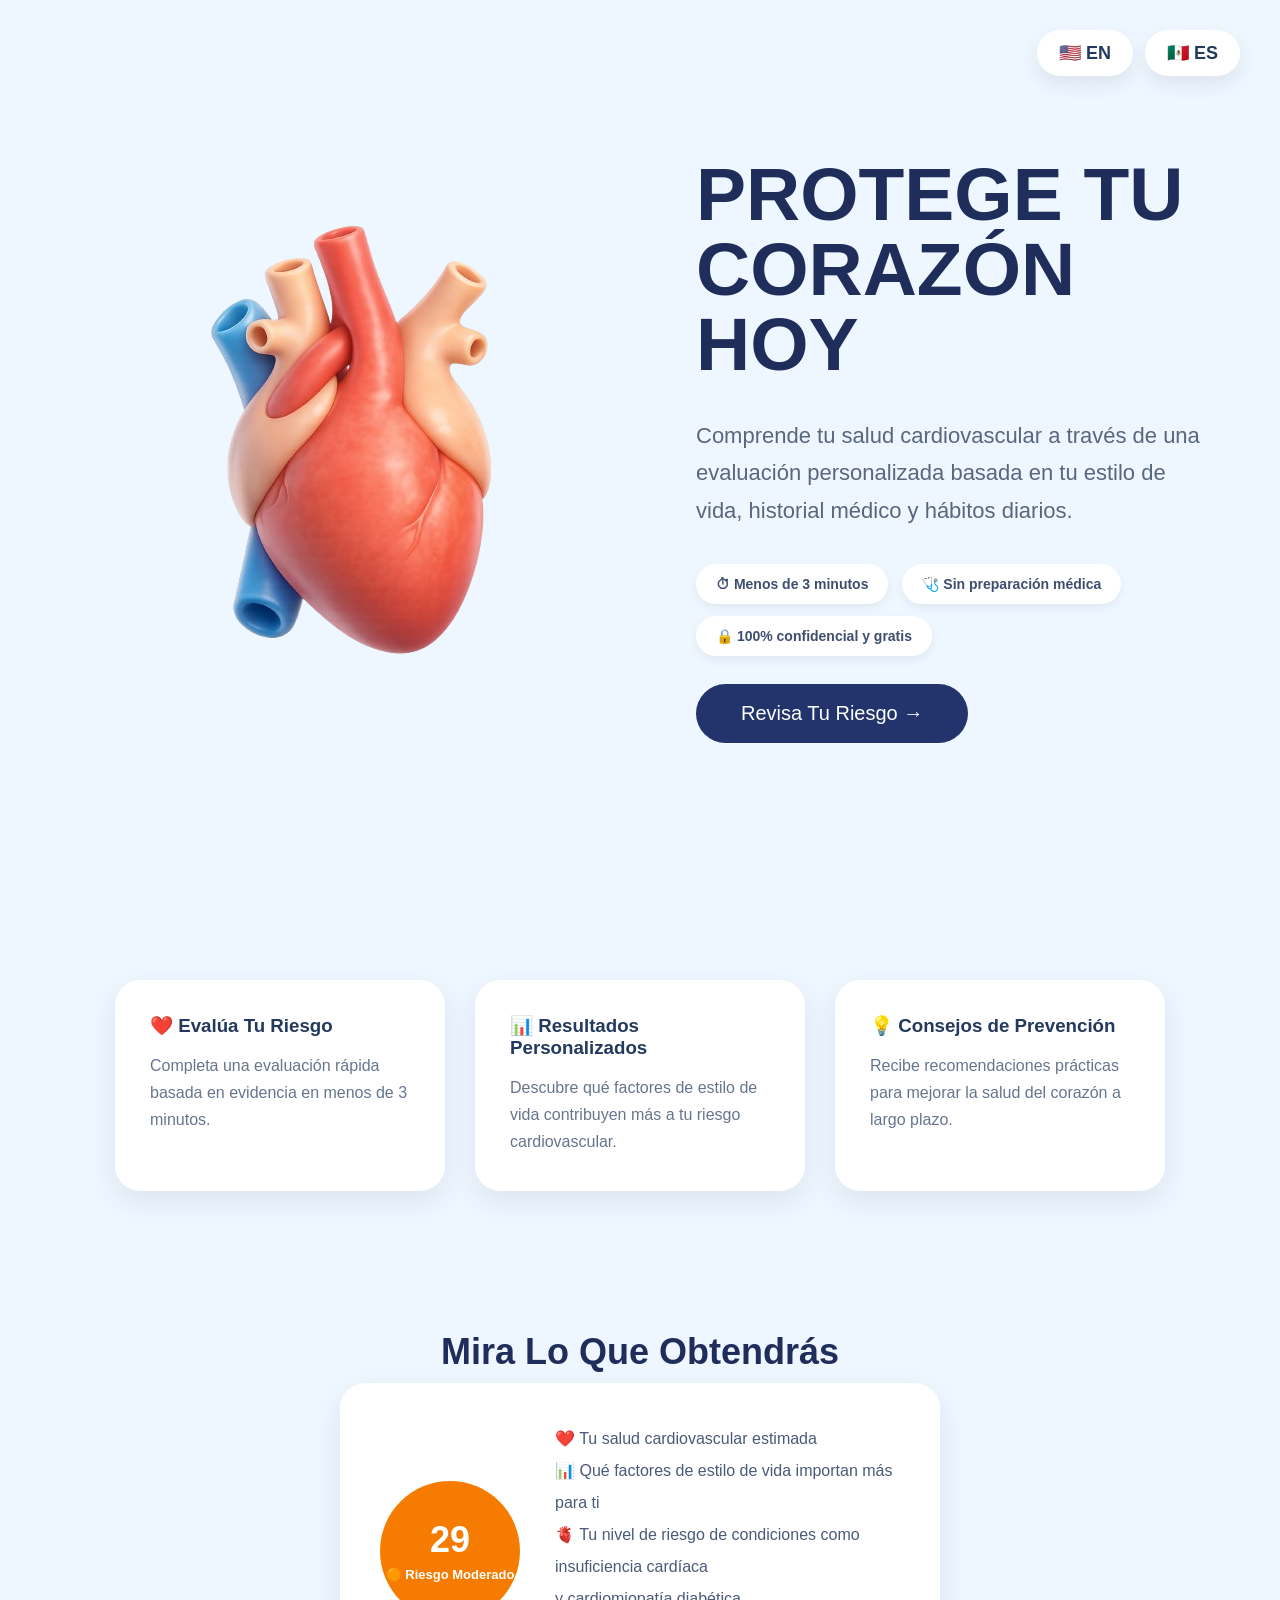
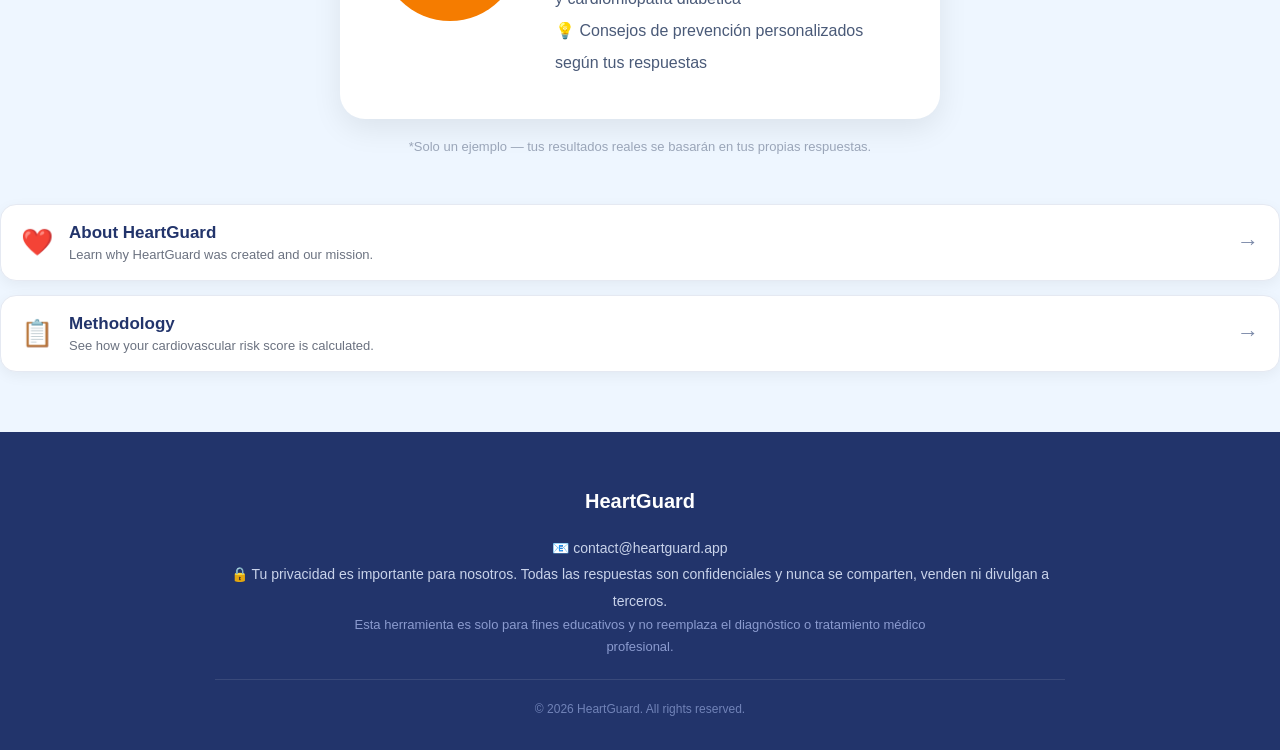
<file: index.html>
<!DOCTYPE html>
<html lang="en">

<head>
    <meta charset="UTF-8">
    <meta name="viewport" content="width=device-width, initial-scale=1.0">
    <title>HeartGuard</title>

    <link rel="stylesheet" href="index.css">
    <link rel="stylesheet" href="footer.css">
</head>

<body>

<div class="language-switch">
    <button class="lang-btn" data-lang="en" onclick="setLanguage('en')">🇺🇸 EN</button>
    <button class="lang-btn" data-lang="es" onclick="setLanguage('es')">🇲🇽 ES</button>
</div>

<section class="hero">

    <div class="hero-left">

        <div class="heart-container">

            <img src="images/heart.png" alt="Heart" class="heart">

        </div>

    </div>

    <div class="hero-right">

        <h1 data-i18n="hero_title">
            Protect Your <br>
            Heart Today
        </h1>

        <p data-i18n="hero_intro">
            Understand your cardiovascular health through a personalized
            assessment based on your lifestyle, medical history, and daily habits.
        </p>

        <div class="trust-badges">
            <span data-i18n="badge_time">⏱ Under 3 minutes</span>
            <span data-i18n="badge_prep">🩺 No medical prep needed</span>
            <span data-i18n="badge_privacy">🔒 100% confidential & free</span>
        </div>

        <button onclick="startAssessment()" data-i18n="cta_button">
            Check My Risk →
        </button>

    </div>

</section>

<section class="cards">

    <div class="card">
        <h3 id="card1Title" data-i18n="card1Title">❤️ Assess Your Risk</h3>
        <p id="card1Text" data-i18n="card1Text">Complete a quick evidence-based assessment in under 3 minutes.</p>
    </div>

    <div class="card">
        <h3 id="card2Title" data-i18n="card2Title">📊 Personalized Results</h3>
        <p id="card2Text" data-i18n="card2Text">Learn which lifestyle factors contribute most to your cardiovascular risk.</p>
    </div>

    <div class="card">
        <h3 id="card3Title" data-i18n="card3Title">💡 Prevention Tips</h3>
        <p id="card3Text" data-i18n="card3Text">Receive practical recommendations for improving long-term heart health.</p>
    </div>

</section>

<section class="sneak-peek">

    <h2 data-i18n="sneakTitle">See What You'll Get</h2>

    <div class="sneak-card">

        <div class="sneak-score">
            <span>29</span>
            <p data-i18n="sneakRisk">🟠 Moderate Risk</p>
        </div>

        <ul class="sneak-list">
    <li data-i18n="sneakItem1">❤️ Your estimated cardiovascular health</li>
    <li data-i18n="sneakItem2">📊 Which lifestyle factors matter most for you</li>
    <li data-i18n="sneakItem3">🫀 Your risk level for conditions like heart failure <br> & diabetic cardiomyopathy</li>
    <li data-i18n="sneakItem4">💡 Personalized prevention tips based on your answers</li>
</ul>

    </div>

    <p class="sneak-note" data-i18n="sneakNote">*Example only — your real results will be based on your own answers.</p>

</section>
<div class="info-links">
    <a href="aboutus.html" class="info-link">
        <span class="info-icon">❤️</span>
        <div>
            <h3>About HeartGuard</h3>
            <p>Learn why HeartGuard was created and our mission.</p>
        </div>
        <span class="arrow">→</span>
    </a>

    <a href="methodology.html" class="info-link">
        <span class="info-icon">📋</span>
        <div>
            <h3>Methodology</h3>
            <p>See how your cardiovascular risk score is calculated.</p>
        </div>
        <span class="arrow">→</span>
    </a>
</div>

<script src="language.js"></script>
<script src="index.js"></script>

<footer class="site-footer">
    <div class="footer-inner">

        <p class="footer-brand"> HeartGuard</p>

        <p data-i18n="footer_contact">📧 contact@heartguard.site</p>

        <p data-i18n="footer_privacy">🔒 Your privacy matters to us. All responses are confidential and are never shared, sold, or disclosed to third parties.</p>

        <p class="footer-disclaimer" data-i18n="footer_disclaimer">
            This tool is for educational purposes only and does not replace professional medical diagnosis or treatment.
        </p>

        <p class="footer-copyright">© 2026 HeartGuard. All rights reserved.</p>

    </div>
</footer>

</body>
</html>
</file>
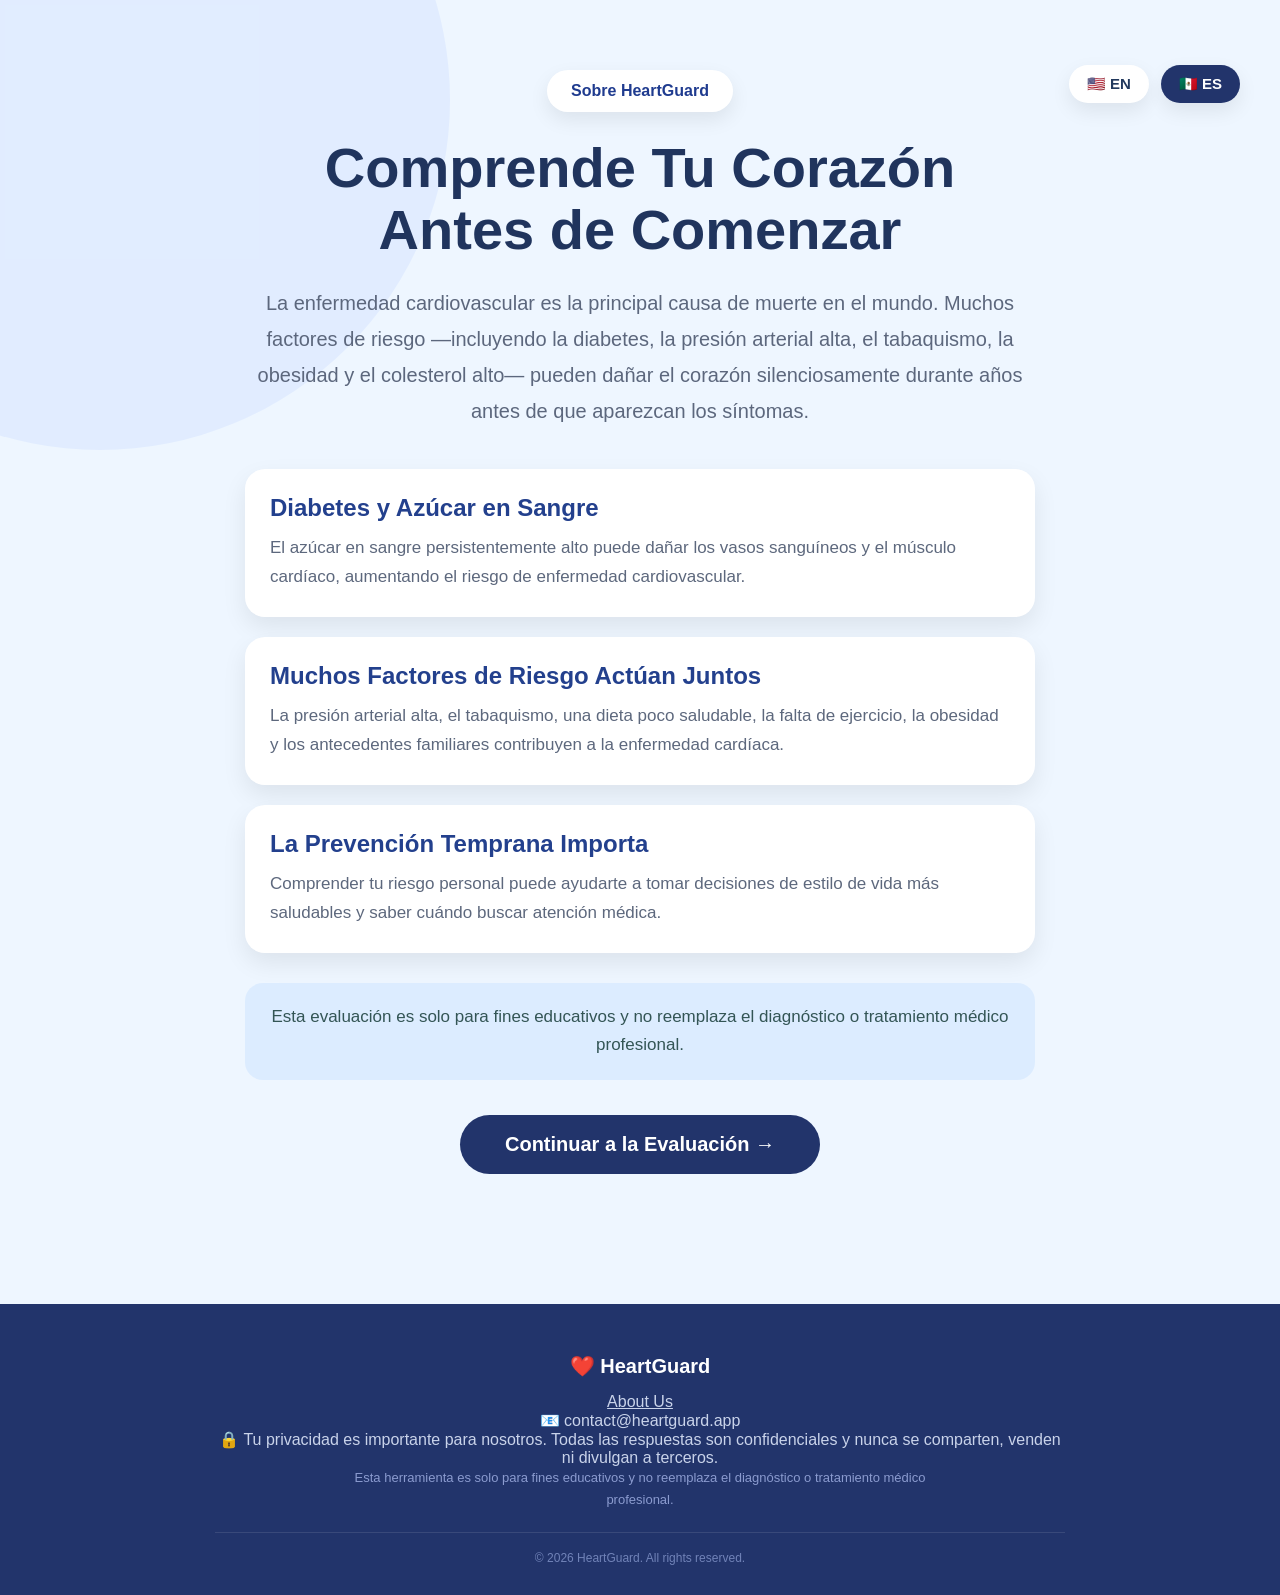
<file: about.html>
<!DOCTYPE html>
<html lang="en">
<head>
    <meta charset="UTF-8">
    <meta name="viewport" content="width=device-width, initial-scale=1.0">
    <title>HeartGuard | Learn Before You Begin</title>
    <link rel="stylesheet" href="about.css">
    <link rel="stylesheet" href="footer.css">
</head>
<body>

<div class="background-circle"></div>
<div class="language-switch">
    <button class="lang-btn" data-lang="en" onclick="setLanguage('en')">🇺🇸 EN</button>
    <button class="lang-btn" data-lang="es" onclick="setLanguage('es')">🇲🇽 ES</button>
</div>

<div class="content">

    <div class="badge" data-i18n="aboutBadge">About HeartGuard</div>

    <h1 data-i18n="aboutH1">Understand Your Heart Before You Begin</h1>

    <p class="intro" data-i18n="aboutIntro">
        Cardiovascular disease is the leading cause of death worldwide.
        Many risk factors—including diabetes, high blood pressure, smoking,
        obesity, and high cholesterol—can silently damage the heart for years
        before symptoms appear.
    </p>

    <div class="card">
        <h3 data-i18n="aboutCard1Title">🩸 Diabetes & Blood Sugar</h3>
        <p data-i18n="aboutCard1Text">Persistently high blood sugar can damage blood vessels and heart muscle, increasing the risk of cardiovascular disease.</p>
    </div>

    <div class="card">
        <h3 data-i18n="aboutCard2Title">❤️ Many Risk Factors Work Together</h3>
        <p data-i18n="aboutCard2Text">High blood pressure, smoking, unhealthy diet, lack of exercise, obesity, and family history all contribute to heart disease.</p>
    </div>

    <div class="card">
        <h3 data-i18n="aboutCard3Title">⚠️ Early Prevention Matters</h3>
        <p data-i18n="aboutCard3Text">Understanding your personal risk can help you make healthier lifestyle choices and know when to seek medical advice.</p>
    </div>

    <div class="notice" data-i18n="aboutNotice">
        💙 This assessment is designed for educational purposes only and does not replace professional medical diagnosis or treatment.
    </div>

    <button data-i18n="aboutButton" onclick="location.href='assessment.html'">Continue to Assessment →</button>

</div>

<footer class="site-footer">
    <div class="footer-inner">
        <p class="footer-brand">❤️ HeartGuard</p>
        <p><a href="aboutus.html" class="footer-link" data-i18n="aboutUsLink">About Us</a></p>
        <p data-i18n="footer_contact">📧 contact@heartguard.site</p>
        <p data-i18n="footer_privacy">🔒 Your privacy matters to us. All responses are confidential and are never shared, sold, or disclosed to third parties.</p>
        <p class="footer-disclaimer" data-i18n="footer_disclaimer">This tool is for educational purposes only and does not replace professional medical diagnosis or treatment.</p>
        <p class="footer-copyright">© 2026 HeartGuard. All rights reserved.</p>
    </div>
</footer>

<script src="language.js"></script>
</body>
</html>
</file>
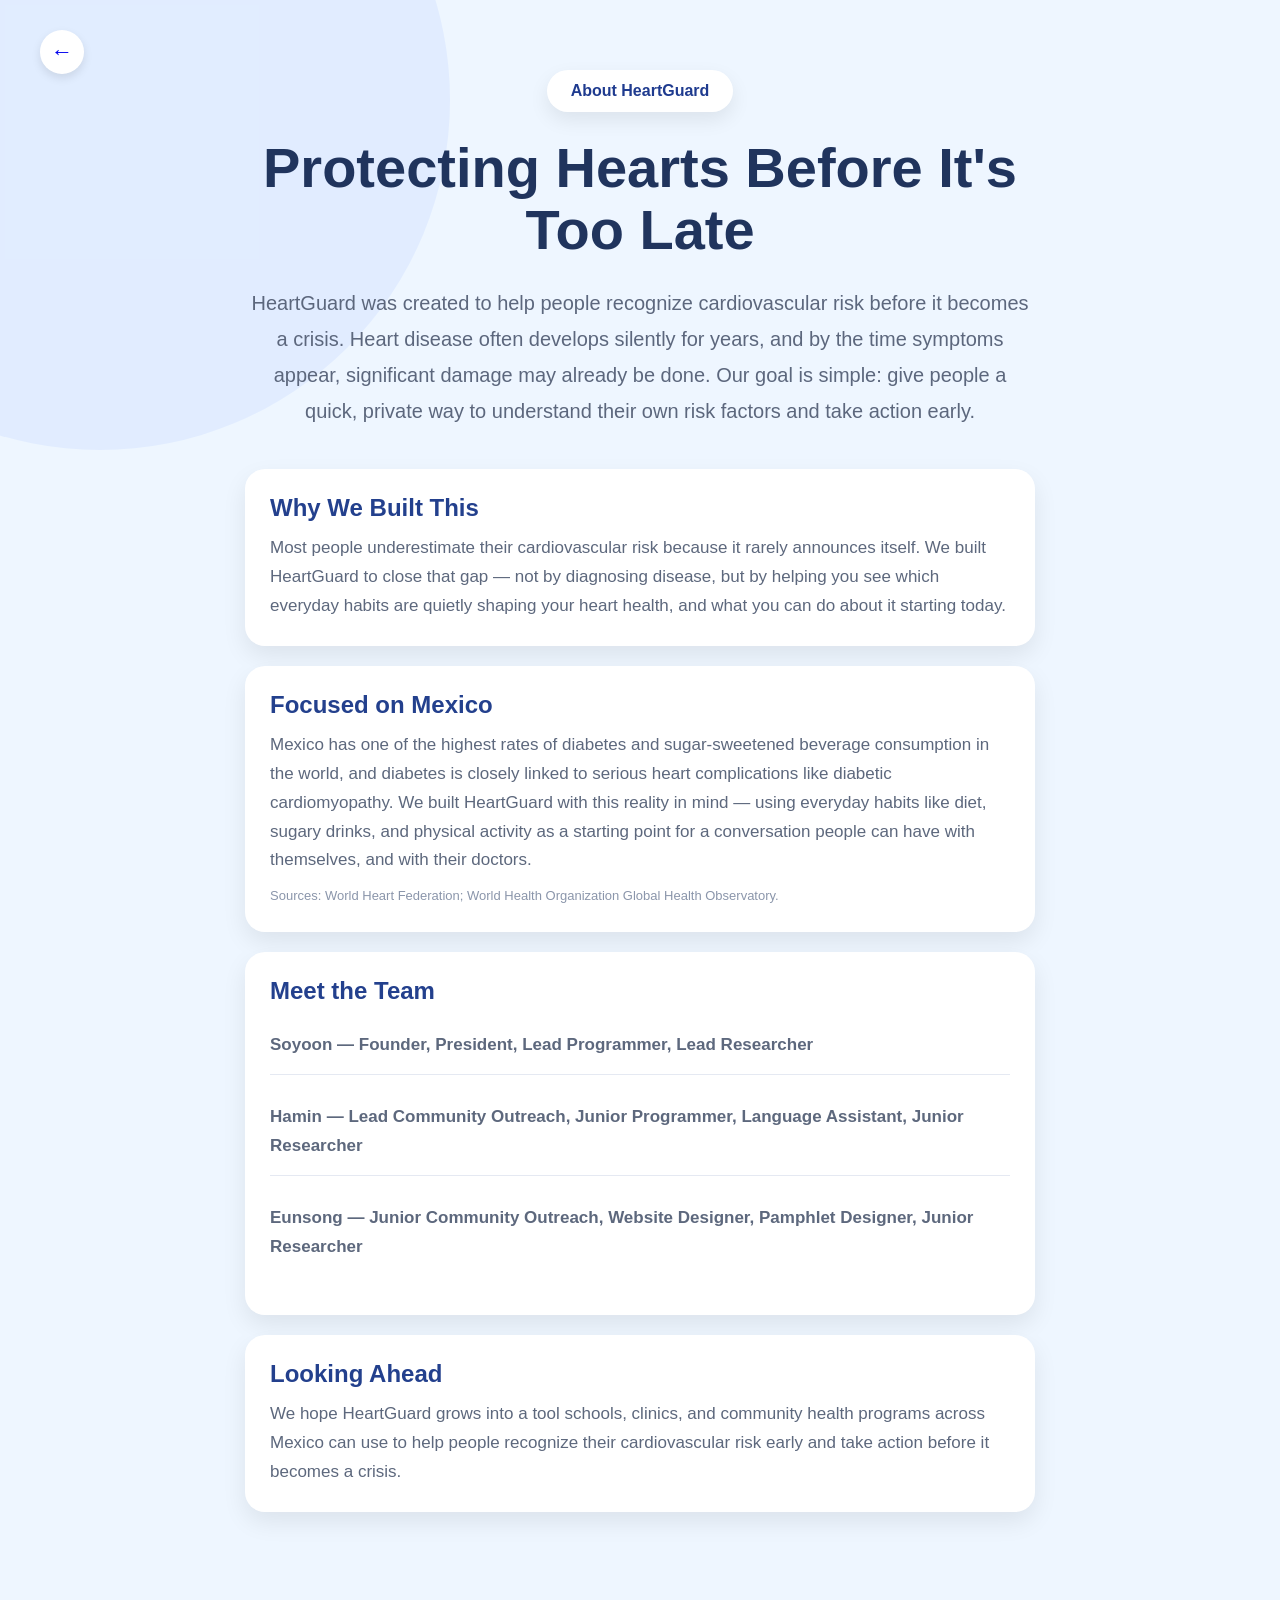
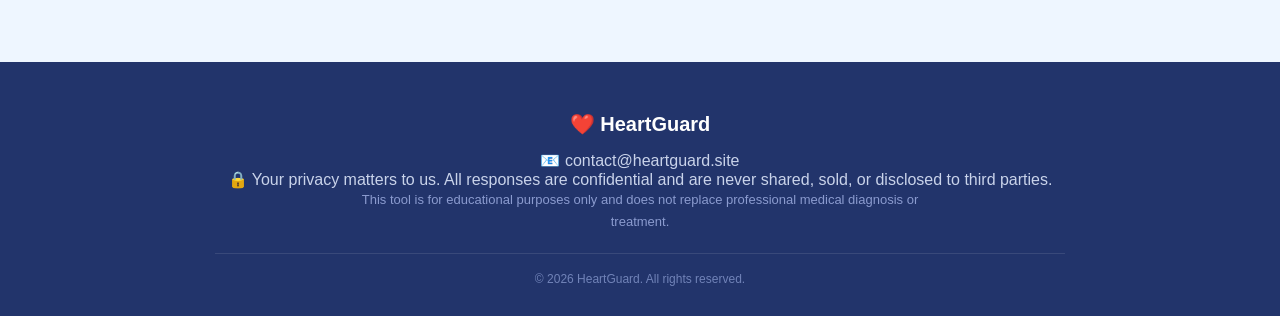
<file: aboutus.html>
<!DOCTYPE html>
<html lang="en">
<head>
    <meta charset="UTF-8">
    <meta name="viewport" content="width=device-width, initial-scale=1.0">
    <title>HeartGuard | About Us</title>
    <link rel="stylesheet" href="about.css">
    <link rel="stylesheet" href="footer.css">
</head>
<body>

<div class="background-circle"></div>
<a href="index.html" class="home-link" id="backLink" title="Go back">←</a>

<div class="content">

    <div class="badge">About HeartGuard</div>

    <h1>Protecting Hearts Before It's Too Late</h1>

    <p class="intro">
        HeartGuard was created to help people recognize cardiovascular risk
        before it becomes a crisis. Heart disease often develops silently for
        years, and by the time symptoms appear, significant damage may already
        be done. Our goal is simple: give people a quick, private way to
        understand their own risk factors and take action early.
    </p>

    <div class="card">
        <h3>Why We Built This</h3>
        <p>
            Most people underestimate their cardiovascular risk because it
            rarely announces itself. We built HeartGuard to close that gap —
            not by diagnosing disease, but by helping you see which everyday
            habits are quietly shaping your heart health, and what you can do
            about it starting today.
        </p>
    </div>

    <div class="card">
        <h3>Focused on Mexico</h3>
        <p>
            Mexico has one of the highest rates of diabetes and sugar-sweetened
            beverage consumption in the world, and diabetes is closely linked
            to serious heart complications like diabetic cardiomyopathy. We
            built HeartGuard with this reality in mind — using everyday habits
            like diet, sugary drinks, and physical activity as a starting
            point for a conversation people can have with themselves, and with
            their doctors.
        </p>
        <p style="font-size:13px;color:#8b96ab;margin-top:10px;">
            Sources: World Heart Federation; World Health Organization Global
            Health Observatory.
        </p>
    </div>

   <div class="card team-card">
    <h3>Meet the Team</h3>

    <div class="team-member">
        <p class="team-name">Soyoon — Founder, President, Lead Programmer, Lead Researcher</p>
    </div>

    <div class="team-member">
        <p class="team-name">Hamin — Lead Community Outreach, Junior Programmer, Language Assistant, Junior Researcher</p>
    </div>

    <div class="team-member">
        <p class="team-name">Eunsong — Junior Community Outreach, Website Designer, Pamphlet Designer, Junior Researcher</p>
    </div>
</div>

<div class="card">
    <h3>Looking Ahead</h3>
    <p>
        We hope HeartGuard grows into a tool schools, clinics, and community
        health programs across Mexico can use to help people recognize their
        cardiovascular risk early and take action before it becomes a crisis.
    </p>
</div>

</div>

<footer class="site-footer">
    <div class="footer-inner">
        <p class="footer-brand">❤️ HeartGuard</p>
        <p>📧 contact@heartguard.site</p>
        <p>🔒 Your privacy matters to us. All responses are confidential and are never shared, sold, or disclosed to third parties.</p>
        <p class="footer-disclaimer">This tool is for educational purposes only and does not replace professional medical diagnosis or treatment.</p>
        <p class="footer-copyright">© 2026 HeartGuard. All rights reserved.</p>
    </div>
</footer>

<script src="language.js"></script>
</body>
</html>
</file>
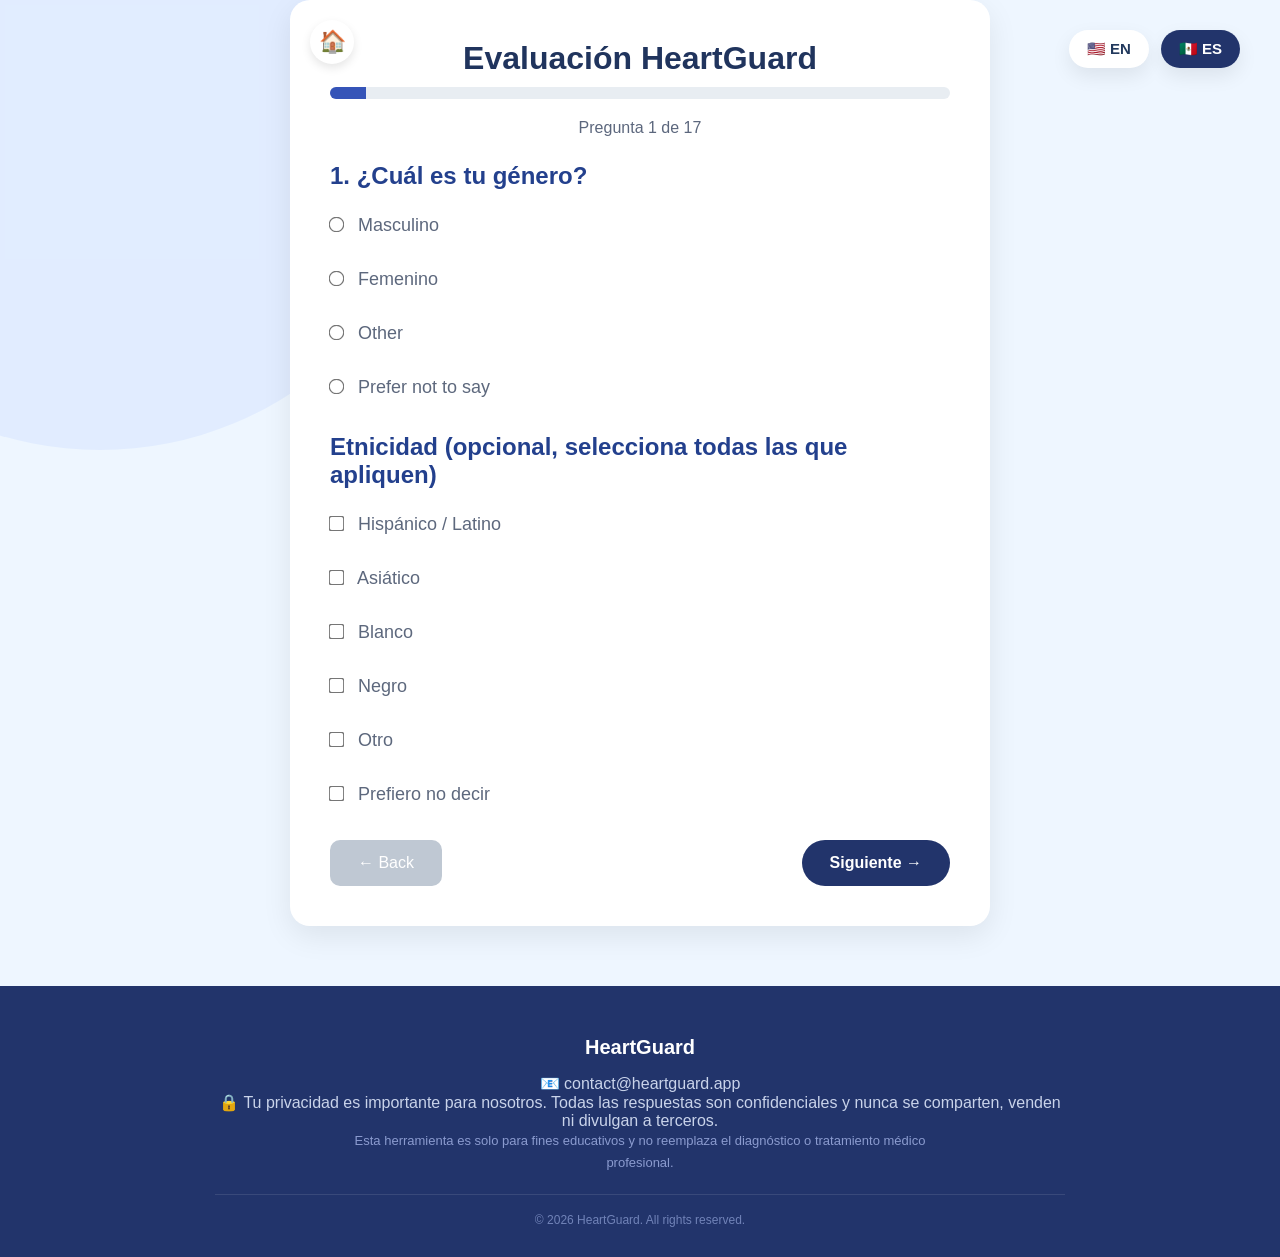
<file: assessment.html>
<!DOCTYPE html>
<html lang="en">
<head>
    <meta charset="UTF-8">
    <meta name="viewport" content="width=device-width, initial-scale=1.0">
    <title>HeartGuard Assessment</title>
    <link rel="stylesheet" href="assessment.css">
    <link rel="stylesheet" href="footer.css">
</head>
<body>
<div class="background-circle"></div>

<div class="language-switch">
    <button class="lang-btn" data-lang="en" onclick="setLanguage('en')">🇺🇸 EN</button>
    <button class="lang-btn" data-lang="es" onclick="setLanguage('es')">🇲🇽 ES</button>
</div>

<div class="container">
<a href="index.html" class="home-link" title="Return to home">🏠</a>
    <h1 id="pageTitle" data-i18n="assessmentH1"> HeartGuard Assessment</h1>
    <div class="progress-container">
        <div class="progress-bar" id="progressBar"></div>
    </div>

    <p id="questionNumber">Question 1 of 16</p>

    <form id="assessmentForm">

        <!-- Question 1 -->
<div class="question active">
    <h2 data-i18n="q1Title">1. What is your gender?</h2>

    <label><input type="radio" name="gender" value="male"> <span data-i18n="genderMale">Male</span></label><br>
<label><input type="radio" name="gender" value="female"> <span data-i18n="genderFemale">Female</span></label><br>
<label><input type="radio" name="gender" value="other"> <span data-i18n="genderOther">Other</span></label><br>
<label><input type="radio" name="gender" value="na"> <span data-i18n="genderNa">Prefer not to say</span></label>
<h2 style="margin-top:35px;" data-i18n="q1Ethnicity">Ethnicity <span style="font-weight:normal;font-size:16px;color:#888;">(optional, select all that apply)</span></h2>

    <label><input type="checkbox" name="ethnicity" value="hispanic" data-optional> <span data-i18n="ethnicityHispanic">Hispanic / Latino</span></label><br>
    <label><input type="checkbox" name="ethnicity" value="indigenous" data-optional> <span data-i18n="ethnicityAsian">Asian</span></label><br>
    <label><input type="checkbox" name="ethnicity" value="indigenous" data-optional> <span data-i18n="ethnicityWhite">White</span></label><br>
    <label><input type="checkbox" name="ethnicity" value="indigenous" data-optional> <span data-i18n="ethnicityBlack">Black</span></label><br>
    <label><input type="checkbox" name="ethnicity" value="other" data-optional> <span data-i18n="ethnicityOther">Other</span></label><br>
    <label><input type="checkbox" name="ethnicity" value="na" data-optional> <span data-i18n="ethnicityNa">Prefer not to say</span></label>
</div>


        <!-- Question 2 -->
        <div class="question">

            <h2 id="q2Title" data-i18n="q2Title">2. What is your age group?</h2>

            <label id="under30Option"><input type="radio" name="age" value="under30"> <span data-i18n="under30Option">Under 30</span></label><br>
            <label id="age30Option"><input type="radio" name="age" value="30-39"> <span data-i18n="age30Option">30–39</span></label><br>
            <label id="age40Option"><input type="radio" name="age" value="40-49"> <span data-i18n="age40Option">40–49</span></label><br>
            <label id="age50Option"><input type="radio" name="age" value="50-59"> <span data-i18n="age50Option">50–59</span></label><br>
            <label id="age60Option"><input type="radio" name="age" value="60-69"> <span data-i18n="age60Option">60–69</span></label><br>
            <label id="age70Option"><input type="radio" name="age" value="70plus"> <span data-i18n="age70Option">70+</span></label>

        </div>


        <!-- Question 3 -->
        <div class="question">

            <h2 id="q3Title" data-i18n="q3Title">3. Height & Weight</h2>

            <label id="heightLabel">
                <span data-i18n="heightLabel">Height (cm)</span>
                <input type="number" id="height" placeholder="170">
            </label>

            <br><br>

            <label id="weightLabel">
                <span data-i18n="weightLabel">Weight (kg)</span>
                <input type="number" id="weight" placeholder="70">
            </label>

            <br><br>

            <p>
                <strong id="bmiLabel" data-i18n="bmiLabel">Your BMI:</strong> 
                <span id="bmiValue">--</span>
            </p>

        </div>


        <!-- Question 4 -->
        <div class="question" id="q-diabetes">

            <h2 id="q4Title" data-i18n="q4Title">4. Have you been diagnosed with diabetes?</h2>

            <label id="type1Option"><input type="radio" name="diabetes" value="type1"> <span data-i18n="type1Option">Yes, Type 1</span></label><br>
            <label id="type2Option"><input type="radio" name="diabetes" value="type2"> <span data-i18n="type2Option">Yes, Type 2</span></label><br>
            <label id="prediabetesOption"><input type="radio" name="diabetes" value="prediabetes"> <span data-i18n="prediabetesOption">Prediabetes</span></label><br>
            <label id="noDiabetesOption"><input type="radio" name="diabetes" value="no"> <span data-i18n="noDiabetesOption">No</span></label>

        </div>


        <!-- Question 5 -->
        <div class="question" id="q-duration">

            <h2 id="q5Title" data-i18n="q5Title">5. How long have you been diagnosed?</h2>

            <label id="lt5Option"><input type="radio" name="duration" value="lt5"> <span data-i18n="lt5Option">Less than 5 years</span></label><br>
            <label id="fiveTenOption"><input type="radio" name="duration" value="5to10"> <span data-i18n="fiveTenOption">5–10 years</span></label><br>
            <label id="gt10Option"><input type="radio" name="duration" value="gt10"> <span data-i18n="gt10Option">More than 10 years</span></label><br>
            <label id="naDurationOption"><input type="radio" name="duration" value="na"> <span data-i18n="naDurationOption">Not applicable</span></label>

        </div>


        <!-- Question 6 -->
<div class="question" id="q-treatment">
    <h2 data-i18n="q6Title">6. Do you take any medications or use glucose trackers?</h2>
    <p class="tip" data-i18n="q6Tip">Select all that apply.</p>

    <label><input type="checkbox" name="treatment" value="none"> <span data-i18n="treatmentNone">No treatment</span></label><br>
    <label><input type="checkbox" name="treatment" value="oral"> <span data-i18n="treatmentOral">Oral medication</span></label><br>
    <label><input type="checkbox" name="treatment" value="insulin"> <span data-i18n="treatmentInsulin">Insulin injections</span></label><br>
    <label><input type="checkbox" name="treatment" value="cgm"> <span data-i18n="treatmentCgm">Continuous Glucose Monitor (CGM)</span></label><br>
    <label><input type="checkbox" name="treatment" value="pump"> <span data-i18n="treatmentPump">Insulin pump</span></label><br>
    <label><input type="checkbox" name="treatment" value="na"> <span data-i18n="treatmentNa">Not applicable (I don't have diabetes)</span></label>
</div>

            <!-- Question 7 -->
<div class="question" id="q-exercise">

    <h2 id="q7Title" data-i18n="q7Title">7. How many days per week do you engage in intense workouts?</h2>

    <label id="exercise5Option"><input type="radio" name="exercise" value="5"> <span data-i18n="exercise5Option">5–7 days</span></label><br>
    <label id="exercise3Option"><input type="radio" name="exercise" value="3"> <span data-i18n="exercise3Option">3–4 days</span></label><br>
    <label id="exercise1Option"><input type="radio" name="exercise" value="1"> <span data-i18n="exercise1Option">1–2 days</span></label><br>
    <label id="exercise0Option"><input type="radio" name="exercise" value="0"> <span data-i18n="exercise0Option">Rarely or never</span></label>

</div>


<!-- Question 8 -->
<div class="question">

    <h2 id="q8Title" data-i18n="q8Title">8. How often do you drink sugary beverages?</h2>

    <label id="sugarNeverOption"><input type="radio" name="sugar" value="never"> <span data-i18n="sugarNeverOption">Never</span></label><br>
    <label id="sugar12Option"><input type="radio" name="sugar" value="1-2"> <span data-i18n="sugar12Option">1–2 times per week</span></label><br>
    <label id="sugar36Option"><input type="radio" name="sugar" value="3-6"> <span data-i18n="sugar36Option">3–6 times per week</span></label><br>
    <label id="sugarDailyOption"><input type="radio" name="sugar" value="daily"> <span data-i18n="sugarDailyOption">Once a day</span></label><br>
    <label id="sugar3DailyOption"><input type="radio" name="sugar" value="3daily"> <span data-i18n="sugar3DailyOption">More than three times a day</span></label>

</div>


<!-- Question 9 -->
<div class="question">

    <h2 id="q9Title" data-i18n="q9Title">9. Do you currently smoke or use tobacco products?</h2>

    <label id="smokingNeverOption"><input type="radio" name="smoking" value="never"> <span data-i18n="smokingNeverOption">Never</span></label><br>
    <label id="smokingFormerOption"><input type="radio" name="smoking" value="former"> <span data-i18n="smokingFormerOption">Former smoker</span></label><br>
    <label id="smokingSometimesOption"><input type="radio" name="smoking" value="sometimes"> <span data-i18n="smokingSometimesOption">Occasionally</span></label><br>
    <label id="smokingDailyOption"><input type="radio" name="smoking" value="daily"> <span data-i18n="smokingDailyOption">Daily</span></label>

</div>


<!-- Question 10 -->
<div class="question">

    <h2 id="q10Title" data-i18n="q10Title">10. Do you have high blood pressure?</h2>

    <label id="bpYesOption"><input type="radio" name="bp" value="yes"> <span data-i18n="bpYesOption">Yes</span></label><br>
    <label id="bpNoOption"><input type="radio" name="bp" value="no"> <span data-i18n="bpNoOption">No</span></label><br>
    <label id="bpUnsureOption"><input type="radio" name="bp" value="unsure"> <span data-i18n="bpUnsureOption">Unsure</span></label>

</div>


<!-- Question 11 -->
<div class="question">
    <h2 id="q11Title" data-i18n="q11Title">11. Do you get short of breath regularly?</h2>
    <label id="breathYesOption"><input type="radio" name="breath" value="yes"> <span data-i18n="breathYesOption">Yes</span></label><br>
    <label id="breathNoOption"><input type="radio" name="breath" value="no"> <span data-i18n="breathNoOption">No</span></label>
    <div class="info-banner urgent" id="breathBanner" style="display:none;" data-i18n="breathBanner">
        🚨 Shortness of breath can be an early warning sign of cardiovascular strain, even if it may also stem from other causes. It's worth discussing with a doctor.
    </div>
</div>

<!-- Question 12 -->
<div class="question">

    <h2 id="q12Title" data-i18n="q12Title">12. Have you noticed swelling in your ankles or feet?</h2>

    <p class="tip" id="swellingTip" data-i18n="swellingTip">
        Try pressing your skin gently for 5 seconds. If an indentation remains briefly after you remove your thumb, this may be a sign of swelling.
    </p>

    <label id="swellingYesOption"><input type="radio" name="swelling" value="yes"> <span data-i18n="swellingYesOption">Yes</span></label><br>
    <label id="swellingNoOption"><input type="radio" name="swelling" value="no"> <span data-i18n="swellingNoOption">No</span></label>
    <div class="info-banner urgent" id="swellingBanner" style="display:none;" data-i18n="swellingBanner">
        🚨 Swelling in the ankles or feet can be a sign of fluid retention related to heart
        function. We strongly recommend seeing a doctor soon to have this checked.
    </div>

</div>


<!-- Question 13 -->
<div class="question">

    <h2 id="q13Title" data-i18n="q13Title">13. Has a doctor ever told you that you have high cholesterol?</h2>

    <label id="cholesterolYesOption"><input type="radio" name="cholesterol" value="yes"> <span data-i18n="cholesterolYesOption">Yes</span></label><br>
    <label id="cholesterolNoOption"><input type="radio" name="cholesterol" value="no"> <span data-i18n="cholesterolNoOption">No</span></label>

</div>


<!-- Question 14 -->
<div class="question">

    <h2 id="q14Title" data-i18n="q14Title">
        14. Has an immediate family member (parent or sibling) been diagnosed with cardiovascular disease before age 55 (male) or age 65 (female)?
    </h2>

    <label id="familyYesOption"><input type="radio" name="family" value="yes"> <span data-i18n="familyYesOption">Yes</span></label><br>
    <label id="familyNoOption"><input type="radio" name="family" value="no"> <span data-i18n="familyNoOption">No</span></label><br>
    <label id="familyUnsureOption"><input type="radio" name="family" value="unsure"> <span data-i18n="familyUnsureOption">Unsure</span></label>
      <div class="info-banner" id="familyUnsureBanner" style="display:none;" data-i18n="familyBanner">
        ℹ️ Family history plays a significant role in cardiovascular risk.
        If you're unsure, it's worth asking a parent or checking with your doctor.
    </div>
</div>
<!-- Question 15 -->
<div class="question">

    <h2 id="q15Title" data-i18n="q15Title">
        15. During your typical school or work day, do you spend most of your time:
    </h2>

    <label id="activitySittingOption">
        <input type="radio" name="activity" value="sitting">
        <span data-i18n="activitySittingOption">Mostly sitting</span>
    </label><br>

    <label id="activityStandingOption">
        <input type="radio" name="activity" value="standing">
        <span data-i18n="activityStandingOption">Mostly standing</span>
    </label><br>

    <label id="activityPhysicalOption">
        <input type="radio" name="activity" value="physical">
        <span data-i18n="activityPhysicalOption">Doing physically demanding activities</span>
    </label>

</div>


<!-- Question 16 -->
<div class="question">

    <h2 data-i18n="q16Title">16. How would you describe your typical diet?</h2>

    <label><input type="radio" name="diet" value="homecooked">
        <span data-i18n="dietHomecooked">I eat home-cooked meals (vegetables, beans, grilled chicken or fish) almost every day, rarely eating out</span>
    </label><br>

    <label><input type="radio" name="diet" value="mostlyhome">
        <span data-i18n="dietMostlyhome">I mostly eat home-cooked meals, but eat out or order food 1–2 times a week</span>
    </label><br>

    <label><input type="radio" name="diet" value="eatingout">
        <span data-i18n="dietEatingout">I eat out, order delivery, or eat street food (tacos, tortas, pizza) 3–5 times a week</span>
    </label><br>

    <label><input type="radio" name="diet" value="processed">
        <span data-i18n="dietProcessed">I rarely cook at home — most days I eat fried, processed, or sugary foods</span>
    </label>

</div>

<!-- Question 17 -->
<div class="question">

    <h2 data-i18n="q17Title">When was your last hospital check-up?</h2>

    <label><input type="radio" name="checkup" value="lt1"> <span data-i18n="checkupLt1">Within the last year</span></label><br>
    <label><input type="radio" name="checkup" value="1to2"> <span data-i18n="checkup1to2">1–2 years ago</span></label><br>
    <label><input type="radio" name="checkup" value="gt2"> <span data-i18n="checkupGt2">More than 2 years ago</span></label><br>
    <label><input type="radio" name="checkup" value="never"> <span data-i18n="checkupNever">I have never had one</span></label>

</div>

<div class="buttons">
    <a href="about.html" class="back-to-about-btn" id="backToAboutBtn">← Back</a>
    <button id="prevBtn" type="button" data-i18n="prevBtn">← Previous</button>
    <button id="nextBtn" type="button" data-i18n="nextBtn">Next →</button>
</div>
</div>

<script src="assessment.js"></script>
<script src="language.js"></script>

<footer class="site-footer">
    <div class="footer-inner">

        <p class="footer-brand"> HeartGuard</p>

        <p data-i18n="footer_contact">📧 contact@heartguard.site</p>

        <p data-i18n="footer_privacy">🔒 Your privacy matters to us. All responses are confidential and are never shared, sold, or disclosed to third parties.</p>

        <p class="footer-disclaimer" data-i18n="footer_disclaimer">
            This tool is for educational purposes only and does not replace
            professional medical diagnosis or treatment.
        </p>

        <p class="footer-copyright">© 2026 HeartGuard. All rights reserved.</p>

    </div>
</footer>

</body>
</html>
</file>
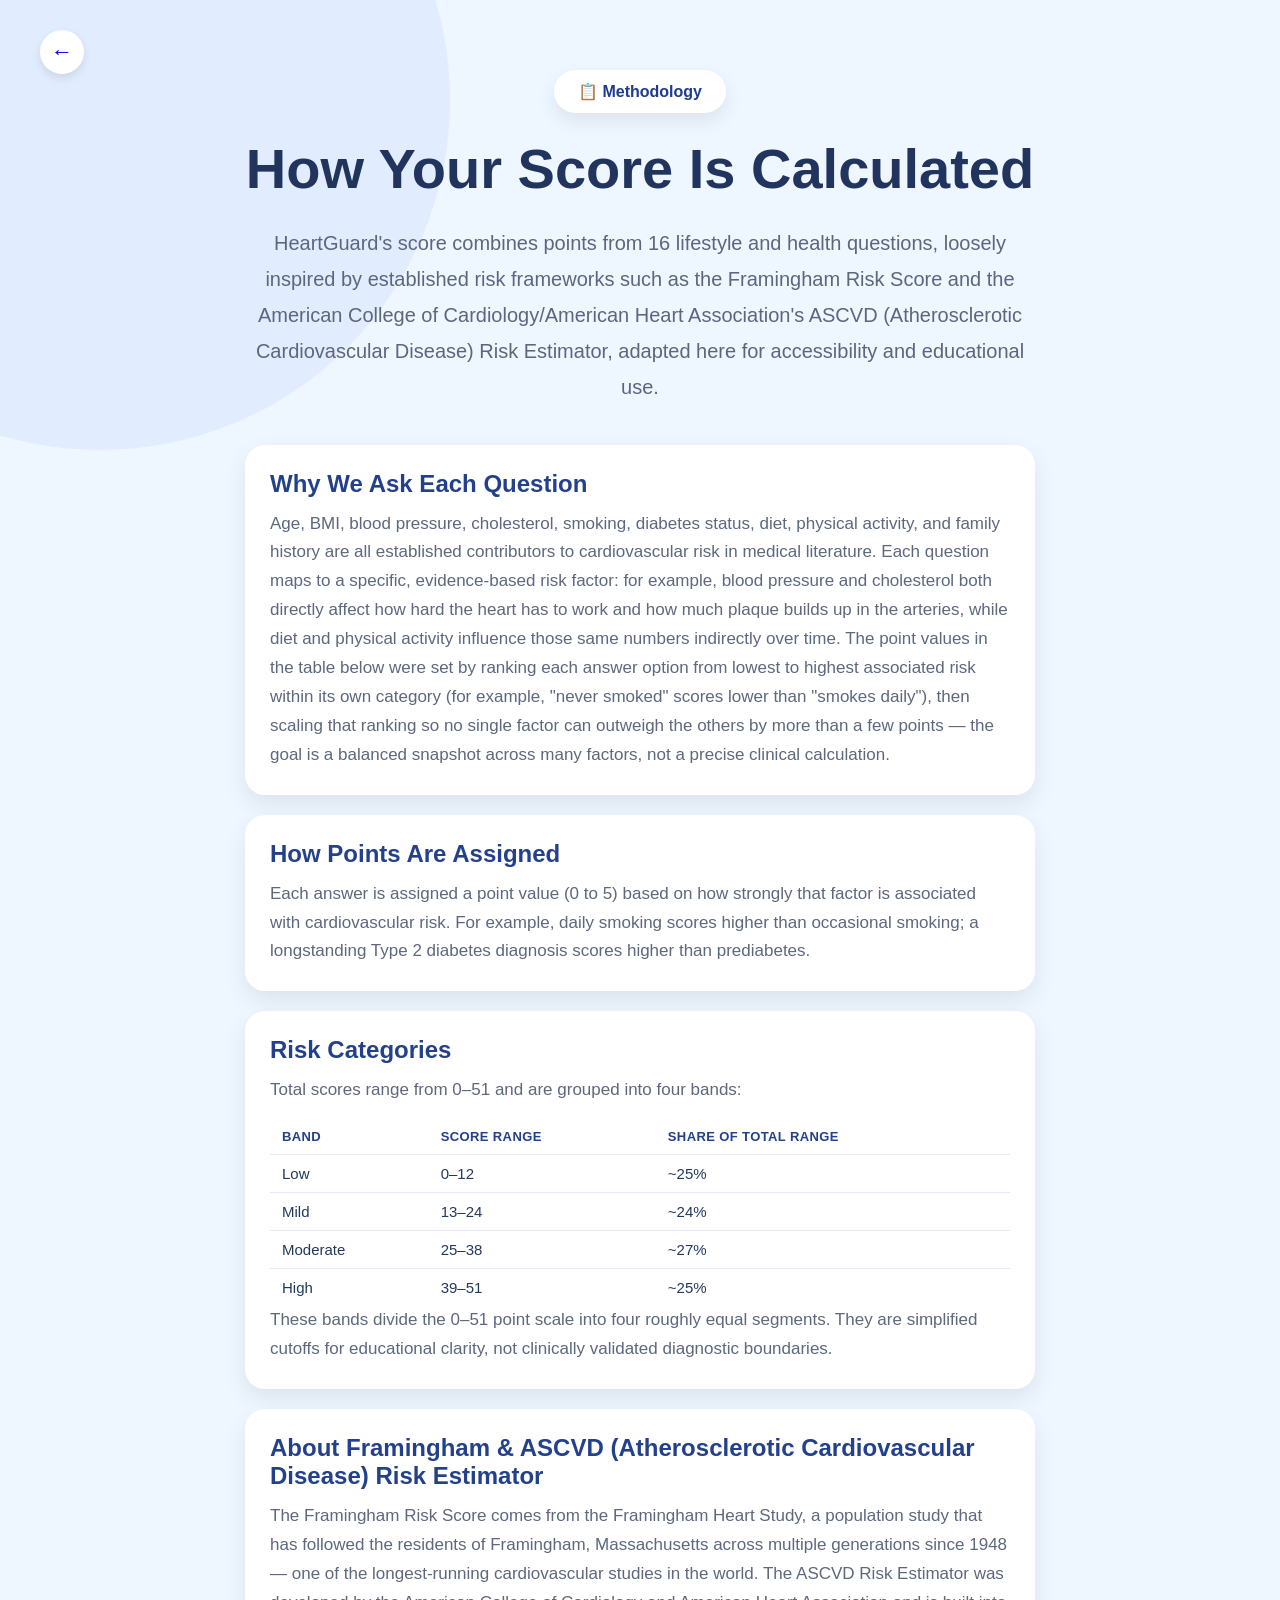
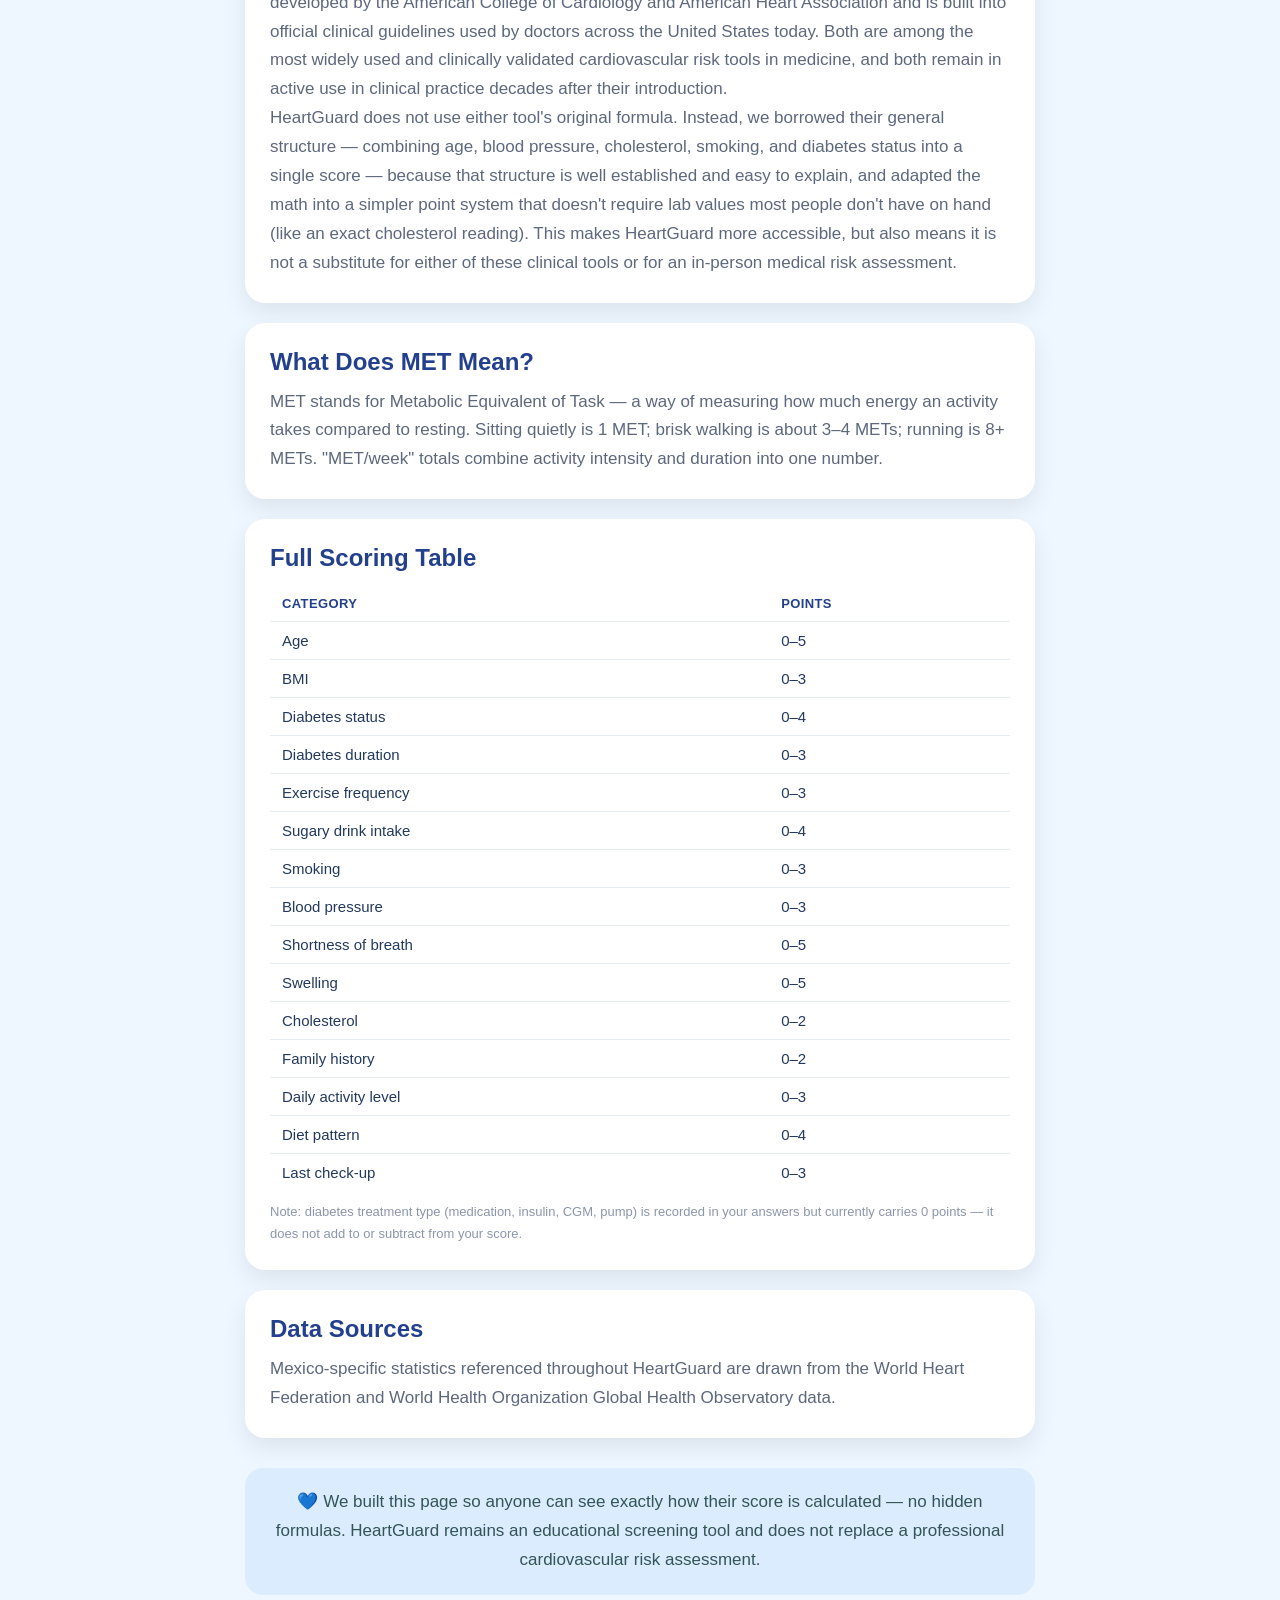
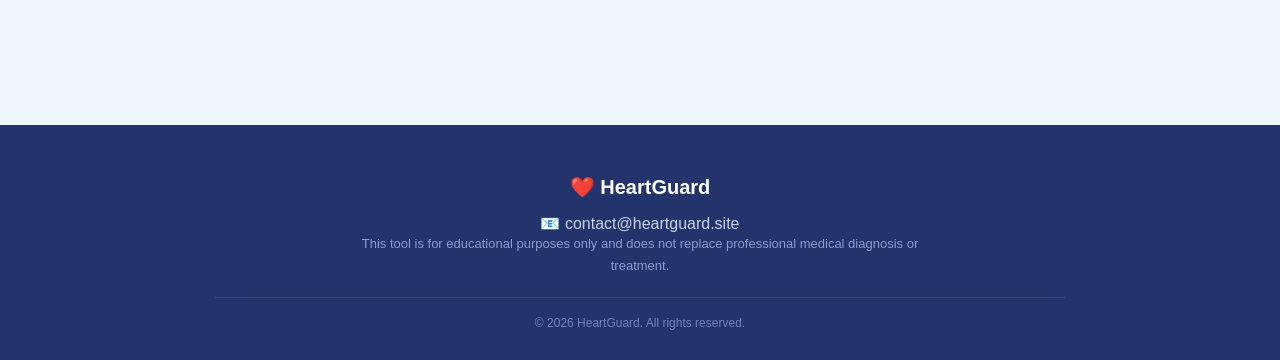
<file: methodology.html>
<!DOCTYPE html>
<html lang="en">
<head>
    <meta charset="UTF-8">
    <meta name="viewport" content="width=device-width, initial-scale=1.0">
    <title>HeartGuard | Methodology</title>
    <link rel="stylesheet" href="about.css">
    <link rel="stylesheet" href="footer.css">
</head>
<body>

<div class="background-circle"></div>
<a href="index.html" class="home-link" id="backLink" title="Go back">←</a>

<div class="content">

    <div class="badge">📋 Methodology</div>

    <h1>How Your Score Is Calculated</h1>

    <p class="intro">
        HeartGuard's score combines points from 16 lifestyle and health questions,
        loosely inspired by established risk frameworks such as the Framingham
        Risk Score and the American College of Cardiology/American Heart
        Association's ASCVD (Atherosclerotic Cardiovascular Disease) Risk
        Estimator, adapted here for accessibility and educational use.
    </p>

    <div class="card">
        <h3>Why We Ask Each Question</h3>
        <p>
            Age, BMI, blood pressure, cholesterol, smoking, diabetes status,
            diet, physical activity, and family history are all established
            contributors to cardiovascular risk in medical literature. Each
            question maps to a specific, evidence-based risk factor: for
            example, blood pressure and cholesterol both directly affect how
            hard the heart has to work and how much plaque builds up in the
            arteries, while diet and physical activity influence those same
            numbers indirectly over time. The point values in the table below
            were set by ranking each answer option from lowest to highest
            associated risk within its own category (for example, "never
            smoked" scores lower than "smokes daily"), then scaling that
            ranking so no single factor can outweigh the others by more than
            a few points — the goal is a balanced snapshot across many
            factors, not a precise clinical calculation.
        </p>
    </div>

    <div class="card">
        <h3>How Points Are Assigned</h3>
        <p>
            Each answer is assigned a point value (0 to 5) based on how
            strongly that factor is associated with cardiovascular risk. For
            example, daily smoking scores higher than occasional smoking; a
            longstanding Type 2 diabetes diagnosis scores higher than
            prediabetes.
        </p>
    </div>

    <div class="card">
        <h3>Risk Categories</h3>
        <p>
            Total scores range from 0–51 and are grouped into four bands:
        </p>
        <table class="score-table">
            <tr><th>Band</th><th>Score Range</th><th>Share of Total Range</th></tr>
            <tr><td>Low</td><td>0–12</td><td>~25%</td></tr>
            <tr><td>Mild</td><td>13–24</td><td>~24%</td></tr>
            <tr><td>Moderate</td><td>25–38</td><td>~27%</td></tr>
            <tr><td>High</td><td>39–51</td><td>~25%</td></tr>
        </table>
        <p>
            These bands divide the 0–51 point scale into four roughly equal
            segments. They are simplified cutoffs for educational clarity,
            not clinically validated diagnostic boundaries.
        </p>
    </div>

    <div class="card">
        <h3>About Framingham &amp; ASCVD (Atherosclerotic Cardiovascular Disease) Risk Estimator</h3>
        <p>
            The Framingham Risk Score comes from the Framingham Heart Study, a
            population study that has followed the residents of Framingham,
            Massachusetts across multiple generations since 1948 — one of the
            longest-running cardiovascular studies in the world. The ASCVD
            Risk Estimator was developed by the American College of
            Cardiology and American Heart Association and is built into
            official clinical guidelines used by doctors across the United
            States today. Both are among the most widely used and clinically
            validated cardiovascular risk tools in medicine, and both remain
            in active use in clinical practice decades after their
            introduction.
        </p>
        <p>
            HeartGuard does not use either tool's original formula. Instead,
            we borrowed their general structure — combining age, blood
            pressure, cholesterol, smoking, and diabetes status into a single
            score — because that structure is well established and easy to
            explain, and adapted the math into a simpler point system that
            doesn't require lab values most people don't have on hand (like
            an exact cholesterol reading). This makes HeartGuard more
            accessible, but also means it is not a substitute for either of
            these clinical tools or for an in-person medical risk assessment.
        </p>
    </div>

    <div class="card">
        <h3>What Does MET Mean?</h3>
        <p>
            MET stands for Metabolic Equivalent of Task — a way of measuring how
            much energy an activity takes compared to resting. Sitting quietly is
            1 MET; brisk walking is about 3–4 METs; running is 8+ METs. "MET/week"
            totals combine activity intensity and duration into one number.
        </p>
    </div>

    <div class="card">
        <h3>Full Scoring Table</h3>
        <table class="score-table">
            <tr><th>Category</th><th>Points</th></tr>
            <tr><td>Age</td><td>0–5</td></tr>
            <tr><td>BMI</td><td>0–3</td></tr>
            <tr><td>Diabetes status</td><td>0–4</td></tr>
            <tr><td>Diabetes duration</td><td>0–3</td></tr>
            <tr><td>Exercise frequency</td><td>0–3</td></tr>
            <tr><td>Sugary drink intake</td><td>0–4</td></tr>
            <tr><td>Smoking</td><td>0–3</td></tr>
            <tr><td>Blood pressure</td><td>0–3</td></tr>
            <tr><td>Shortness of breath</td><td>0–5</td></tr>
            <tr><td>Swelling</td><td>0–5</td></tr>
            <tr><td>Cholesterol</td><td>0–2</td></tr>
            <tr><td>Family history</td><td>0–2</td></tr>
            <tr><td>Daily activity level</td><td>0–3</td></tr>
            <tr><td>Diet pattern</td><td>0–4</td></tr>
            <tr><td>Last check-up</td><td>0–3</td></tr>
        </table>
        <p style="font-size:13px;color:#8b96ab;margin-top:10px;">
            Note: diabetes treatment type (medication, insulin, CGM, pump) is
            recorded in your answers but currently carries 0 points — it does
            not add to or subtract from your score.
        </p>
    </div>

    <div class="card">
        <h3>Data Sources</h3>
        <p>
            Mexico-specific statistics referenced throughout HeartGuard are drawn
            from the World Heart Federation and World Health Organization Global
            Health Observatory data.
        </p>
    </div>

    <div class="notice">
        💙 We built this page so anyone can see exactly how their score is
        calculated — no hidden formulas. HeartGuard remains an educational
        screening tool and does not replace a professional cardiovascular
        risk assessment.
    </div>

</div>

<footer class="site-footer">
    <div class="footer-inner">
        <p class="footer-brand">❤️ HeartGuard</p>
        <p>📧 contact@heartguard.site</p>
        <p class="footer-disclaimer">This tool is for educational purposes only and does not replace professional medical diagnosis or treatment.</p>
        <p class="footer-copyright">© 2026 HeartGuard. All rights reserved.</p>
    </div>
</footer>

<script src="language.js"></script>
</body>
</html>
</file>
<file: index.css>
*{
    margin:0;
    padding:0;
    box-sizing:border-box;
}

body{
    font-family:Arial,sans-serif;
    background:#eef6ff;
    color:#23395d;
}

/* HERO */
.hero{
    display:flex;
    justify-content:space-between;
    align-items:center;
    min-height:100vh;
    padding:80px;
}

/* LEFT */
.hero-left{
    width:50%;
    display:flex;
    justify-content:center;
}

.heart-container{
    position:relative;
}

.heart{
    width:420px;
}

.heart-container{
    position:relative;
    display:inline-block;
}

.tag{
    position:absolute;
    background:white;
    padding:12px 18px;
    border-radius:999px;
    box-shadow:0 10px 25px rgba(0,0,0,.08);
    font-weight:600;
    white-space:nowrap;
    z-index:2;
}

/* 심장 둘레에 비대칭으로 자연스럽게 흩어진 배치.
   퍼센트 기반이라 .heart 크기가 줄어들어도 같은 비율로 따라 축소됨 */
.pressure{
    top:10%;
    right:-4%;
}

.sugar{
    top:48%;
    left:-8%;
}

.bmi{
    bottom:16%;
    right:0%;
}

.smoking{
    bottom:0%;
    left:18%;
}

/* RIGHT */
.hero-right{
    width:45%;
}

.hero-right h1{
    font-size:75px;
    line-height:1;
    color:#1f2d5a;
}

.hero-right p{
    margin:35px 0;
    font-size:22px;
    line-height:1.7;
    color:#58677e;
}

.hero-right button{
    background:#22346b;
    color:white;
    padding:18px 45px;
    border:none;
    border-radius:40px;
    font-size:20px;
    cursor:pointer;
    transition:.3s;
}

.hero-right button:hover{
    background:#3554b8;
}

/* Cards */
.cards{
    display:flex;
    flex-direction:row;
    gap:30px;
    justify-content:center;
    align-items: stretch;
    padding:80px;
}

.card{
    width:330px;
    background:white;
    padding:35px;
    border-radius:25px;
    box-shadow:0 10px 30px rgba(0,0,0,.08);
}

.card h3{
    margin-bottom:15px;
    color:#23395d;
}

.card p{
    color:#66758d;
    line-height:1.7;
}
.language-switch{
    position:absolute;
    top:30px;
    right:40px;
    display:flex;
    gap:12px;
}


.language-switch button{
    background:white;
    color:#23395d;
    padding:12px 22px;
    border:none;
    border-radius:30px;
    font-size:18px;
    font-weight:600;
    cursor:pointer;
    box-shadow:0 8px 20px rgba(0,0,0,0.08);
    transition:.3s;
}


.language-switch button:hover{
    transform:translateY(-3px);
    background:#22346b;
    color:white;
}
.trust-badges{
    display:flex;
    gap:12px 14px;
    flex-wrap:wrap;
    margin:8px 0 28px;
}

.trust-badges span{
    background:white;
    padding:12px 20px;
    border-radius:24px;
    font-size:14px;
    font-weight:600;
    color:#3d4e6e;
    box-shadow:0 4px 10px rgba(0,0,0,.06);
    white-space:nowrap;
}

/* Sneak Peek */
.sneak-peek{
    text-align:center;
    padding:60px 80px 20px;
}

.sneak-peek h2{
    font-size:36px;
    margin-bottom:10px;
    color:#1f2d5a;
}

.sneak-sub{
    color:#66758d;
    margin-bottom:35px;
    font-size:18px;
}

.sneak-card{
    max-width:600px;
    margin:0 auto;
    background:white;
    border-radius:25px;
    padding:40px;
    box-shadow:0 10px 30px rgba(0,0,0,.08);
    display:flex;
    gap:35px;
    align-items:center;
    text-align:left;
}

.sneak-score{
    flex-shrink:0;
    width:140px;
    height:140px;
    border-radius:50%;
    background:#F57C00;
    color:white;
    display:flex;
    flex-direction:column;
    justify-content:center;
    align-items:center;
    font-size:36px;
    font-weight:bold;
    text-align:center;
}

.sneak-score p{
    font-size:13px;
    margin-top:6px;
    font-weight:600;
}

.sneak-list{
    list-style:none;
    font-size:16px;
    line-height:2;
    color:#4a5a78;
}

.sneak-note{
    margin-top:20px;
    font-size:13px;
    color:#9aa5b8;
}

/* Site Footer */
.site-footer{
    background:#22346b;
    color:#c9d3ea;
    padding:50px 80px 30px;
    margin-top:40px;
}

.footer-inner{
    max-width:850px;
    margin:auto;
    text-align:center;
    font-size:14px;
    line-height:1.9;
}

.footer-brand{
    font-size:20px;
    font-weight:bold;
    color:white;
    margin-bottom:12px;
}

.footer-disclaimer{
    margin-top:10px;
    color:#9fb0d6;
}

.footer-copyright{
    margin-top:15px;
    font-size:12px;
    color:#7d8ec9;
}

@media (max-width:700px){
    .sneak-card{
        flex-direction:column;
        text-align:center;
    }
}
/* ===== Mobile ===== */
@media (max-width:900px){
    .hero{
        flex-direction:column;
        padding:60px 30px 40px;
        min-height:auto;
        gap:2px;
        text-align:center;   /* hero-right가 사라져도 정렬 유지되게 */
    }

    .hero-left{
        width:100%;
        order:2;             /* 심장은 두 번째 */
    }

    /* hero-right 박스 자체는 사라지고, 안의 요소들이 .hero의 직속 자식처럼 취급됨 */
    .hero-right{
        display:contents;
    }

    .hero-right h1{
        order:1;              /* 제목이 맨 위 */
    }

    .hero-right > *:not(h1){
        order:3;               /* 문구(intro), 배지, 버튼 등 나머지는 심장 다음 */
    }


    /* 절대위치 태그들을 심장 아래 줄바꿈되는 칩 형태로 전환 */
    .heart-container{
        display:flex;
        flex-direction:column;
        align-items:center;
    }
    .tag{
        position:static;
        margin:4px;
        display:inline-flex;
    }
    .heart{
        width:240px;
    }

    .hero-right h1{
        font-size:40px;
    }
    .hero-right p{
        font-size:18px;
        margin:25px 0;
    }
    .trust-badges{
        justify-content:center;
    }
    .hero-right button{
        width:100%;
        padding:16px 20px;
        font-size:18px;
    }

    .cards{
        flex-direction:column;
        align-items:center;
        padding:50px 25px;
    }
    .card{
        width:100%;
        max-width:400px;
    }

    .sneak-peek{
        padding:40px 25px 10px;
    }
    .sneak-peek h2{
        font-size:28px;
    }
}

@media (max-width:480px){
    .hero-right h1{
        font-size:32px;
    }
    .heart{
        width:190px;
    }
    .language-switch{
        top:16px;
        right:16px;
        gap:8px;
    }
    .language-switch button{
        padding:8px 14px;
        font-size:14px;
    }
    .sneak-score{
        width:110px;
        height:110px;
        font-size:28px;
    }
    .sneak-card{
        padding:25px;
    }
}
.language-switch{
    position:fixed;      /* was: absolute */
    top:30px;
    right:40px;
    display:flex;
    gap:12px;
    z-index:20;           /* 추가 */
}
.info-links {
    display: flex;
    flex-direction: column;
    gap: 14px;
    margin-top: 30px;
}

.info-link {
    display: flex;
    align-items: center;
    gap: 16px;
    padding: 18px 20px;
    background: white;
    border: 1px solid #e5e9f2;
    border-radius: 16px;
    text-decoration: none;
    color: #22346b;
    box-shadow: 0 4px 14px rgba(0, 0, 0, 0.05);
    transition: transform 0.2s ease, box-shadow 0.2s ease;
}

.info-link:hover {
    transform: translateY(-2px);
    box-shadow: 0 7px 20px rgba(0, 0, 0, 0.08);
}

.info-icon {
    font-size: 26px;
    flex-shrink: 0;
}

.info-link h3 {
    margin: 0 0 4px;
    font-size: 17px;
}

.info-link p {
    margin: 0;
    font-size: 13px;
    color: #6b7280;
}

.arrow {
    margin-left: auto;
    font-size: 22px;
    color: #7b89a8;
}
</file>
<file: footer.css>
.site-footer{
    width:100%;
    background:#22346b;
    color:#c9d3ea;
    padding:50px 30px 30px;
    margin-top:60px;
    text-align:center;
    box-sizing:border-box;
}

.footer-inner{
    max-width:850px;
    margin:auto;
}

.footer-brand{
    font-size:20px;
    font-weight:bold;
    color:white;
    margin-bottom:15px;
}

.footer-contact{
    font-size:15px;
    line-height:1.9;
    margin-bottom:20px;
}

.footer-privacy{
    font-size:14px;
    color:#a9b7de;
    line-height:1.8;
    max-width:600px;
    margin:0 auto 15px;
}

.footer-disclaimer{
    font-size:13px;
    color:#8b9bcf;
    line-height:1.7;
    max-width:600px;
    margin:0 auto 20px;
}

.footer-copyright{
    font-size:12px;
    color:#7183b8;
    border-top:1px solid rgba(255,255,255,.1);
    padding-top:18px;
}
@media (max-width:480px){
    .site-footer{
        padding:35px 20px 20px;
        margin-top:40px;
    }
    .footer-brand{
        font-size:17px;
    }
    .footer-contact, .footer-privacy, .footer-disclaimer{
        font-size:13px;
    }
}
.footer-link{
    color:#c9d3ea;
    text-decoration:underline;
}
.footer-link:hover{
    color:white;
}
</file>
<file: about.css>
*{
    margin:0;
    padding:0;
    box-sizing:border-box;
}

body{

    font-family:Arial, Helvetica, sans-serif;

    background:#eef6ff;

    color:#22395d;

    overflow-x:hidden;

}

.background-circle{

    position:fixed;

    width:700px;
    height:700px;

    background:rgba(83,125,255,.08);

    border-radius:50%;

    top:-250px;
    left:-250px;

    z-index:-1;

}

.content{

    max-width:850px;

    margin:auto;

    min-height:100vh;

    display:flex;

    flex-direction:column;

    justify-content:center;

    align-items:center;

    text-align:center;

    padding:70px 30px;

}

.badge{

    background:white;

    padding:12px 24px;

    border-radius:999px;

    font-weight:600;

    color:#1f3b8f;

    box-shadow:0 8px 20px rgba(0,0,0,.08);

    margin-bottom:25px;

}

h1{

    font-size:56px;

    line-height:1.1;

    margin-bottom:25px;

    color:#20345d;

}

.intro{

    font-size:20px;

    line-height:1.8;

    color:#5c677d;

    margin-bottom:40px;

}

.card{

    width:100%;

    background:white;

    border-radius:20px;

    padding:25px;

    margin-bottom:20px;

    box-shadow:0 10px 25px rgba(0,0,0,.08);

    text-align:left;

    transition:.25s;

}

.card:hover{

    transform:translateY(-4px);

}

.card h3{

    color:#23408d;

    margin-bottom:12px;

    font-size:24px;

}

.card p{

    color:#5d687d;

    line-height:1.7;

    font-size:17px;

}

.notice{

    width:100%;

    margin-top:10px;

    background:#dcecff;

    border-radius:18px;

    padding:20px;

    color:#355;

    line-height:1.7;

    font-size:17px;

}

button{

    margin-top:35px;

    background:#22346b;

    color:white;

    border:none;

    border-radius:40px;

    padding:18px 45px;

    font-size:20px;

    font-weight:600;

    cursor:pointer;

    transition:.25s;

}

button:hover{

    background:#3554b8;

    transform:translateY(-3px);

}
.language-switch{
    position:fixed;
    top:30px;
    right:40px;
    display:flex;
    gap:12px;
    z-index:20;
}

.language-switch button{
    background:white;
    color:#22395d;
    padding:12px 22px;
    border:none;
    border-radius:30px;
    font-size:18px;
    font-weight:600;
    cursor:pointer;
    box-shadow:0 8px 20px rgba(0,0,0,0.08);
    transition:.3s;
}

.language-switch button:hover{
    transform:translateY(-3px);
    background:#22346b;
    color:white;
}

.language-switch button.active{
    background:#22346b;
    color:white;
}
@media (max-width:700px){
    .content{
        padding:50px 20px;
    }
    h1{
        font-size:34px;
    }
    .intro{
        font-size:17px;
    }
    .card{
        padding:20px;
    }
    .card h3{
        font-size:20px;
    }
    .card p{
        font-size:15px;
    }
    .notice{
        font-size:15px;
        padding:16px;
    }
    button{
        width:100%;
        padding:16px 20px;
        font-size:18px;
    }
    .language-switch{
        top:16px;
        right:16px;
        gap:8px;
    }
    .language-switch button{
        padding:8px 14px;
        font-size:14px;
    }
}
.team-member{ margin-bottom:14px; }
.team-name{ font-weight:600; color:#23395d; }
.score-table{ width:100%; border-collapse:collapse; margin-top:10px; }
.score-table th, .score-table td{ text-align:left; padding:8px 12px; border-bottom:1px solid #e5e9f2; }
.score-table th{ color:#23395d; }
/* Home button (used on about.html, aboutus.html, methodology.html) */
.home-link{
    position:fixed;
    top:30px;
    left:40px;
    font-size:22px;
    text-decoration:none;
    background:white;
    width:44px;
    height:44px;
    border-radius:50%;
    display:flex;
    align-items:center;
    justify-content:center;
    box-shadow:0 4px 10px rgba(0,0,0,.1);
    z-index:20;
}

.home-link:hover{
    transform:translateY(-3px);
}

/* Score table (used on methodology.html) */
.score-table{
    width:100%;
    border-collapse:collapse;
    margin-top:14px;
    font-size:15px;
}

.score-table th, .score-table td{
    text-align:left;
    padding:10px 12px;
    border-bottom:1px solid #e5e9f2;
}

.score-table th{
    color:#23408d;
    font-size:13px;
    text-transform:uppercase;
    letter-spacing:.03em;
}

.score-table tr:last-child td{
    border-bottom:none;
}

/* Team member cards (used on aboutus.html) */
.team-member{
    padding:14px 0;
    border-bottom:1px solid #e5e9f2;
}

.team-member:last-child{
    border-bottom:none;
}

.team-name{
    font-size:16px;
    color:#3d4e6e;
    font-weight:600;
}
.language-switch{
    position:fixed;
    top:30px;
    right:40px;
    display:flex;
    gap:12px;
    z-index:20;
}
.language-switch button{
    background:white;
    color:#22395d;
    padding:10px 18px;
    border:none;
    border-radius:30px;
    font-size:15px;
    font-weight:600;
    cursor:pointer;
    box-shadow:0 8px 20px rgba(0,0,0,0.08);
    transition:.3s;
}
.language-switch button:hover{
    transform:translateY(-3px);
    background:#22346b;
    color:white;
}
</file>
<file: assessment.css>
*{
    margin:0;
    padding:0;
    box-sizing:border-box;
}

body{

    font-family:Arial, Helvetica, sans-serif;

    background:#eef6ff;

    color:#22395d;

    min-height:100vh;

    display:flex;
    flex-direction:column;
    justify-content:center;
    align-items:center;

    overflow-x:hidden;

}

.background-circle{

    position:fixed;

    width:700px;
    height:700px;

    background:rgba(83,125,255,.08);

    border-radius:50%;

    top:-250px;
    left:-250px;

    z-index:-1;

}

/* Main Card */

.container {

    width: 90%;
    max-width: 700px;

    background: white;

    padding: 40px;

    border-radius: 20px;

    box-shadow: 0 10px 30px rgba(0,0,0,.08);
    position: relative;

}


/* Title */

h1{

    text-align:center;
    color:#20345d;

    margin-bottom:10px;

}

#questionNumber{

    text-align:center;

    color:#5c677d;

    margin-bottom:25px;

}


/* Progress Bar */

.progress-container{

    width:100%;

    height:12px;

    background:#e8edf2;

    border-radius:10px;

    overflow:hidden;

    margin-bottom:20px;

}

.progress-bar{

    width:7%;

    height:100%;

    background:#3554b8;

    transition:0.4s;

}


/* Questions */

.question{

    display:none;

}

.question.active{

    display:block;

}

.question h2{

    color:#23408d;

    margin-bottom:25px;

}


/* Radio Buttons */

label{

    display:block;

    margin-bottom:15px;

    font-size:18px;

    color:#5d687d;

    cursor:pointer;

}

input[type="radio"],
input[type="checkbox"]{

    margin-right:10px;

    transform:scale(1.2);

}


/* Height Weight */

input[type="number"]{

    width:100%;

    padding:12px;

    font-size:16px;

    margin-top:8px;

    margin-bottom:18px;

    border-radius:8px;

    border:1px solid #ccc;

}


/* Tip Box */

.tip{

    background:#dcecff;

    padding:15px;

    border-left:5px solid #3554b8;

    border-radius:8px;

    color:#355;

    margin-bottom:20px;

}


/* Buttons */

.buttons{

    display:flex;

    justify-content:space-between;

    margin-top:35px;

}

button{

    background:#22346b;

    color:white;

    border:none;

    border-radius:40px;

    padding:14px 28px;

    font-size:16px;

    font-weight:600;

    cursor:pointer;

    transition:.25s;

}

button:hover{

    background:#3554b8;

    transform:translateY(-3px);

}

#prevBtn{

    background:#bfc8d3;

}

#prevBtn:hover{

    background:#9faab8;

    transform:translateY(-3px);

}

@media (max-width:700px){
    body{
        display:block;         /* flex 중앙정렬 대신 일반 흐름으로 */
        padding:56px 0 24px;      /* 위아래 여백 확보 → 연파랑이 남음 */
        min-height:100vh;
    }
    .container{
        width:95%;
        margin:0 auto;
        padding:25px;
    }
    h1{
        font-size:26px;
    }
    h2{
        font-size:21px;
    }
    label{
        font-size:16px;
    }
    .buttons button{
        padding:12px 18px;
        font-size:15px;
    }
    .home-link{
        top:14px;
        left:14px;
        width:38px;
        height:38px;
        font-size:18px;
    }
    .language-switch{
        top:14px;
        right:14px;
        gap:8px;
    }
    .language-switch button{
        padding:8px 14px;
        font-size:14px;
    }
}

@media (max-width:400px){
    .buttons{
        flex-direction:column-reverse;
        gap:10px;
    }
    .buttons button{
        width:100%;
    }
}
.info-banner{
    background:#fff4e0;
    border-left:5px solid #F57C00;
    padding:15px;
    border-radius:8px;
    margin-top:18px;
    color:#7a5a20;
    font-size:15px;
    line-height:1.6;
}
.info-banner.urgent{
    background:#ffe5e5;
    border-left:5px solid #D32F2F;
    color:#8a1f1f;
}
.home-link{
    position:absolute;
    top:20px;
    left:20px;
    font-size:22px;
    text-decoration:none;
    background:white;
    width:44px;
    height:44px;
    border-radius:50%;
    display:flex;
    align-items:center;
    justify-content:center;
    box-shadow:0 4px 10px rgba(0,0,0,.1);
}
.language-switch{
    position:fixed;
    top:30px;
    right:40px;
    display:flex;
    gap:12px;
    z-index:20;
}

.language-switch button{
    background:white;
    color:#22395d;
    padding:10px 18px;
    border:none;
    border-radius:30px;
    font-size:15px;
    font-weight:600;
    cursor:pointer;
    box-shadow:0 8px 20px rgba(0,0,0,0.08);
    transition:.3s;
}

.language-switch button:hover{
    transform:translateY(-3px);
    background:#22346b;
    color:white;
}

.language-switch button.active{
    background:#22346b;
    color:white;
}
.back-to-about-btn{
    background:#bfc8d3;
    color:white;
    border:none;
    border-radius:10px;
    padding:14px 28px;
    font-size:16px;
    text-decoration:none;
    display:inline-block;
}
.back-to-about-btn:hover{
    background:#9faab8;
}
</file>
